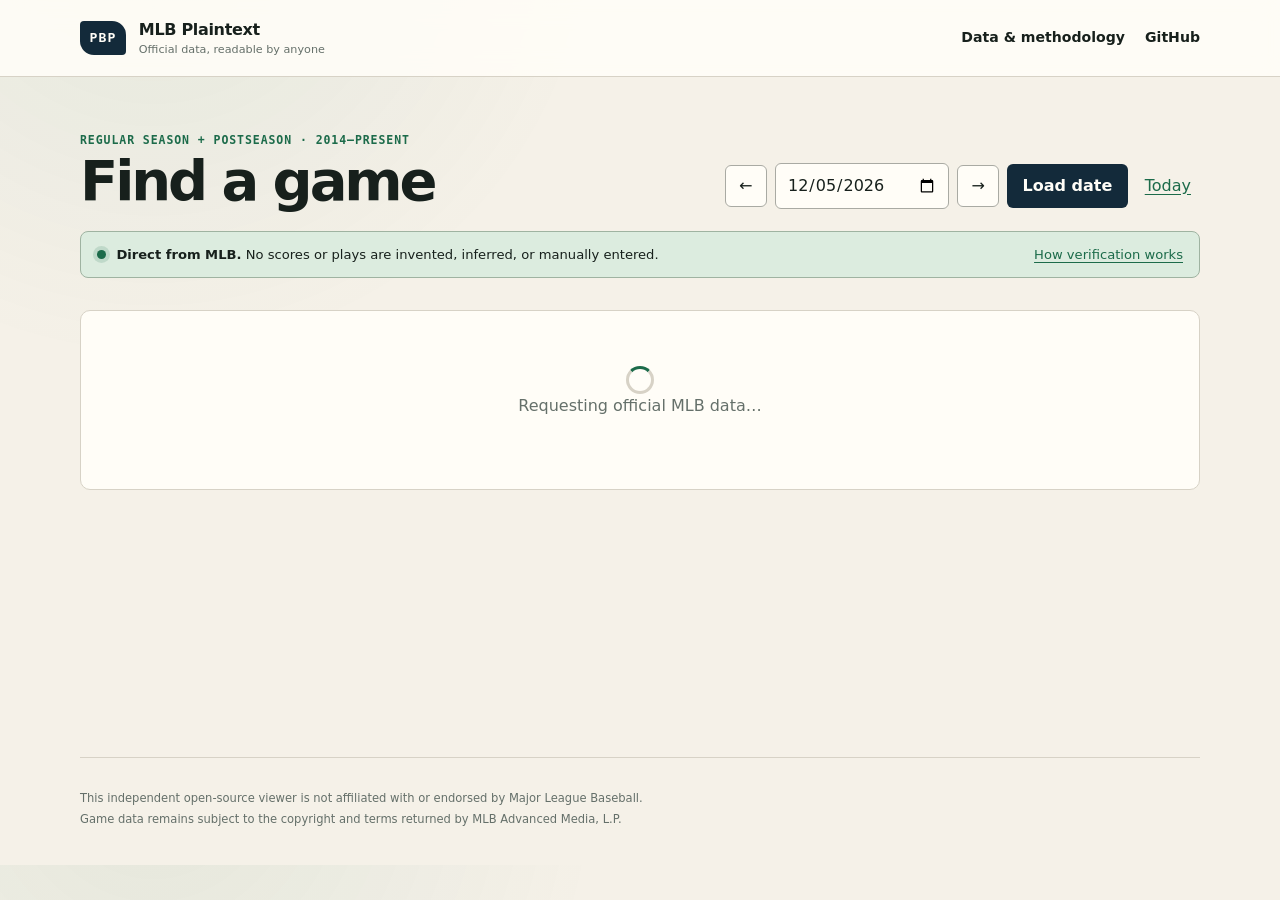
<file: index.html>
<!DOCTYPE html>
<html lang="en">
<head>
  <meta charset="utf-8">
  <meta name="viewport" content="width=device-width, initial-scale=1">
  <meta http-equiv="refresh" content="0; url=./docs/">
  <link rel="canonical" href="./docs/">
  <title>MLB Plaintext Archive</title>
</head>
<body>
  <p><a href="./docs/">Open the MLB Plaintext Archive</a></p>
</body>
</html>
</file>
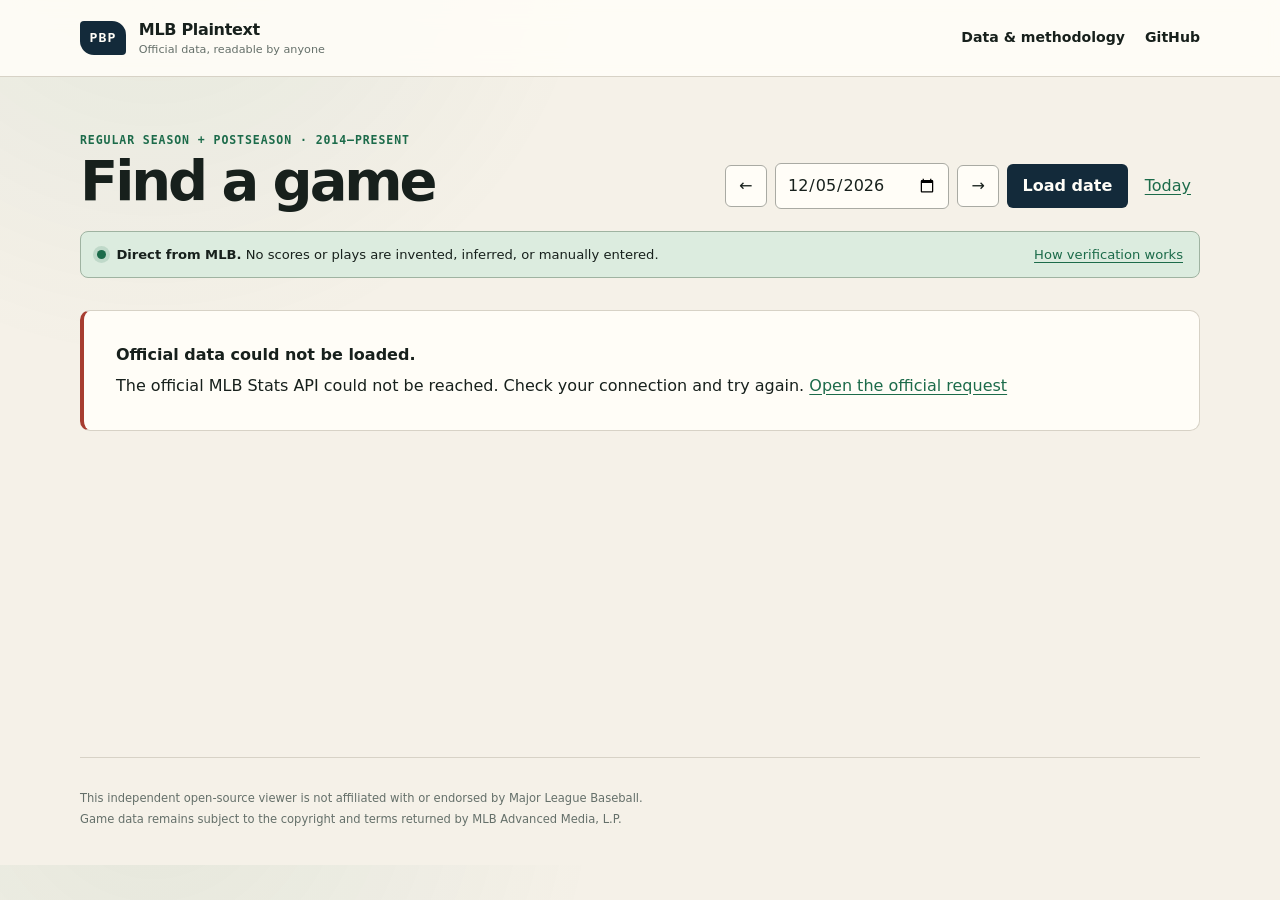
<file: docs/index.html>
<!DOCTYPE html>
<html lang="en">
<head>
  <meta charset="utf-8">
  <meta name="viewport" content="width=device-width, initial-scale=1">
  <meta name="description" content="Searchable, plain-text MLB regular-season and postseason play-by-play from the official MLB Stats API.">
  <meta name="color-scheme" content="light dark">
  <title>MLB Plaintext Archive</title>
  <link rel="stylesheet" href="./css/styles.css">
  <script type="module" src="./js/app.js"></script>
</head>
<body>
  <a class="skip-link" href="#main">Skip to game data</a>
  <header class="site-header">
    <div class="header-inner">
      <a class="brand" href="./" aria-label="MLB Plaintext Archive home">
        <span class="brand-mark" aria-hidden="true">PBP</span>
        <span><strong>MLB Plaintext</strong><small>Official data, readable by anyone</small></span>
      </a>
      <nav aria-label="Primary">
        <a href="./methodology.html">Data &amp; methodology</a>
        <a href="https://github.com/buffedlizard55-lab/MLB-PBP">GitHub</a>
      </nav>
    </div>
  </header>

  <main id="main">
    <section class="date-toolbar" aria-labelledby="date-heading">
      <div>
        <p class="eyebrow">Regular season + postseason · 2014–present</p>
        <h1 id="date-heading">Find a game</h1>
      </div>
      <form id="date-form" class="date-controls">
        <button id="previous-day" class="icon-button" type="button" aria-label="Previous day">←</button>
        <label>
          <span class="sr-only">Game date</span>
          <input id="game-date" name="date" type="date" min="2014-01-01" required>
        </label>
        <button id="next-day" class="icon-button" type="button" aria-label="Next day">→</button>
        <button class="button button-secondary" type="submit">Load date</button>
        <button id="today" class="text-button" type="button">Today</button>
      </form>
    </section>

    <aside class="source-banner" aria-label="Data provenance">
      <span class="verified-dot" aria-hidden="true"></span>
      <span><strong>Direct from MLB.</strong> No scores or plays are invented, inferred, or manually entered.</span>
      <a href="./methodology.html#verification">How verification works</a>
    </aside>

    <section id="notice" class="notice" hidden role="status" aria-live="polite"></section>
    <section id="schedule" aria-live="polite" aria-busy="true"></section>
    <section id="game-detail" hidden aria-live="polite" aria-busy="false"></section>
  </main>

  <footer>
    <p>This independent open-source viewer is not affiliated with or endorsed by Major League Baseball.</p>
    <p>Game data remains subject to the copyright and terms returned by MLB Advanced Media, L.P.</p>
  </footer>

  <template id="loading-template">
    <div class="loading-card">
      <span class="spinner" aria-hidden="true"></span>
      <p>Requesting official MLB data…</p>
    </div>
  </template>
</body>
</html>
</file>
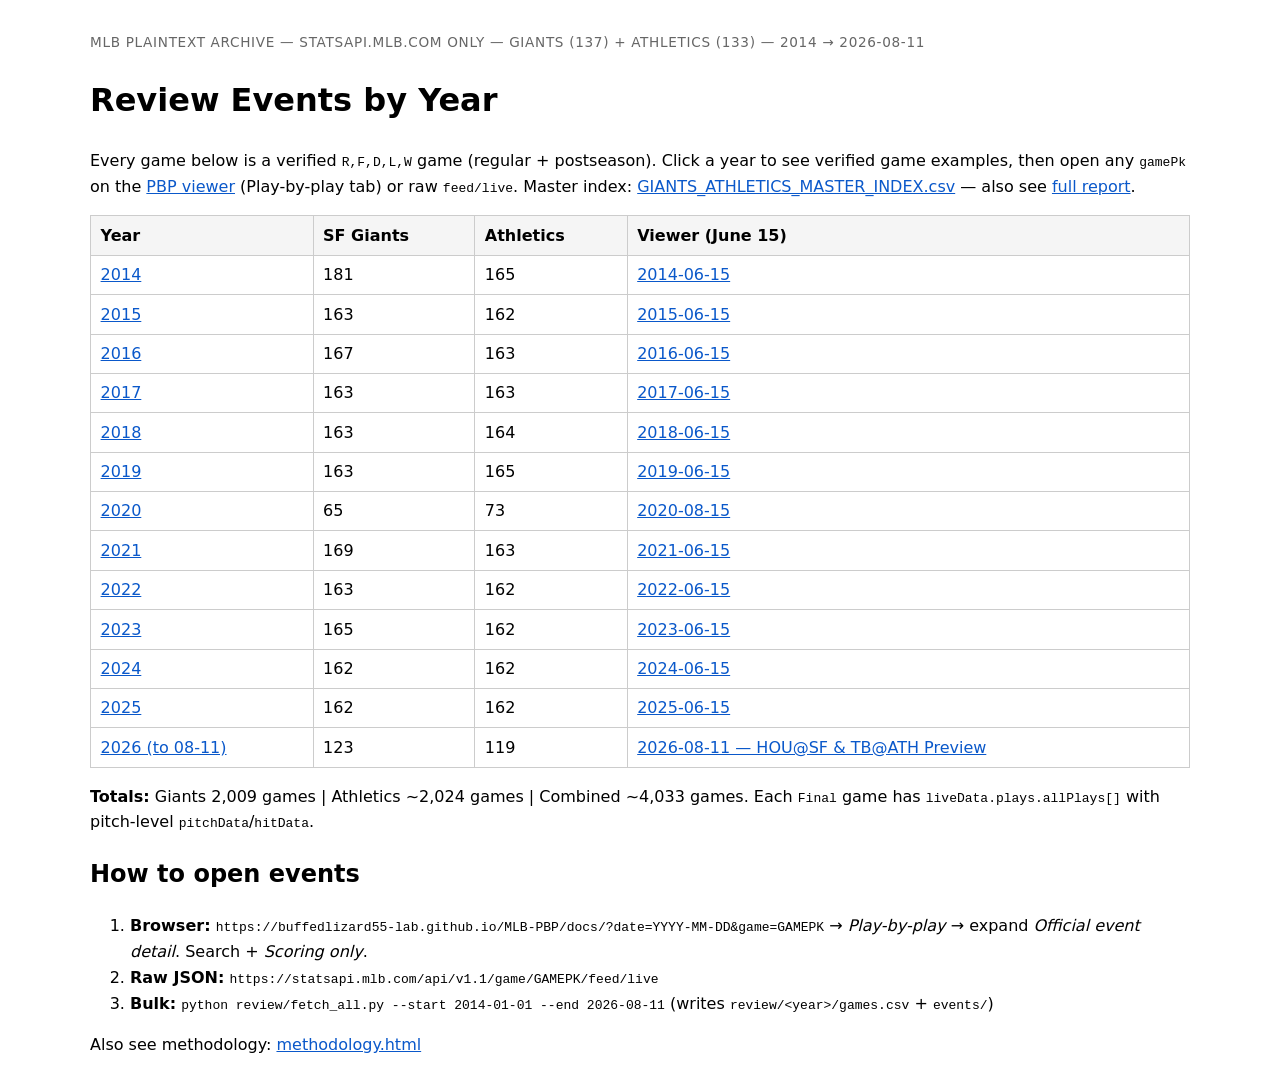
<file: review/index.html>
<!DOCTYPE html>
<html lang="en"><head><meta charset="utf-8"><meta name="viewport" content="width=device-width,initial-scale=1">
<title>Giants & Athletics — By-Year PBP Review 2014-2026</title>
<style>
body{font-family:system-ui, sans-serif; max-width:1100px; margin:2rem auto; padding:0 1rem; line-height:1.6}
table{border-collapse:collapse; width:100%; margin:1rem 0} th,td{border:1px solid #ccc; padding:.4rem .6rem; text-align:left} th{background:#f5f5f5}
a{color:#0a58ca} .eyebrow{color:#666; font-size:.85rem; text-transform:uppercase; letter-spacing:.05em}
.year-grid{display:grid; grid-template-columns:repeat(auto-fill,minmax(180px,1fr)); gap:.8rem; margin:1rem 0}
.year-card{border:1px solid #ddd; border-radius:8px; padding:.8rem; text-decoration:none; color:inherit}
.year-card:hover{border-color:#0a58ca}
</style>
</head><body>
<p class="eyebrow">MLB Plaintext Archive — statsapi.mlb.com only — Giants (137) + Athletics (133) — 2014 → 2026-08-11</p>
<h1>Review Events by Year</h1>
<p>Every game below is a verified <code>R,F,D,L,W</code> game (regular + postseason). Click a year to see verified game examples, then open any <code>gamePk</code> on the <a href="https://buffedlizard55-lab.github.io/MLB-PBP/docs/?date=2026-08-11">PBP viewer</a> (Play-by-play tab) or raw <code>feed/live</code>. Master index: <a href="GIANTS_ATHLETICS_MASTER_INDEX.csv">GIANTS_ATHLETICS_MASTER_INDEX.csv</a> — also see <a href="../GIANTS_ATHLETICS_2014-2026_REVIEW.md">full report</a>.</p>

<table>
<thead><tr><th>Year</th><th>SF Giants</th><th>Athletics</th><th>Viewer (June 15)</th></tr></thead>
<tbody>
<tr><td><a href="2014/">2014</a></td><td>181</td><td>165</td><td><a href="https://buffedlizard55-lab.github.io/MLB-PBP/docs/?date=2014-06-15">2014-06-15</a></td></tr>
<tr><td><a href="2015/">2015</a></td><td>163</td><td>162</td><td><a href="https://buffedlizard55-lab.github.io/MLB-PBP/docs/?date=2015-06-15">2015-06-15</a></td></tr>
<tr><td><a href="2016/">2016</a></td><td>167</td><td>163</td><td><a href="https://buffedlizard55-lab.github.io/MLB-PBP/docs/?date=2016-06-15">2016-06-15</a></td></tr>
<tr><td><a href="2017/">2017</a></td><td>163</td><td>163</td><td><a href="https://buffedlizard55-lab.github.io/MLB-PBP/docs/?date=2017-06-15">2017-06-15</a></td></tr>
<tr><td><a href="2018/">2018</a></td><td>163</td><td>164</td><td><a href="https://buffedlizard55-lab.github.io/MLB-PBP/docs/?date=2018-06-15">2018-06-15</a></td></tr>
<tr><td><a href="2019/">2019</a></td><td>163</td><td>165</td><td><a href="https://buffedlizard55-lab.github.io/MLB-PBP/docs/?date=2019-06-15">2019-06-15</a></td></tr>
<tr><td><a href="2020/">2020</a></td><td>65</td><td>73</td><td><a href="https://buffedlizard55-lab.github.io/MLB-PBP/docs/?date=2020-08-15">2020-08-15</a></td></tr>
<tr><td><a href="2021/">2021</a></td><td>169</td><td>163</td><td><a href="https://buffedlizard55-lab.github.io/MLB-PBP/docs/?date=2021-06-15">2021-06-15</a></td></tr>
<tr><td><a href="2022/">2022</a></td><td>163</td><td>162</td><td><a href="https://buffedlizard55-lab.github.io/MLB-PBP/docs/?date=2022-06-15">2022-06-15</a></td></tr>
<tr><td><a href="2023/">2023</a></td><td>165</td><td>162</td><td><a href="https://buffedlizard55-lab.github.io/MLB-PBP/docs/?date=2023-06-15">2023-06-15</a></td></tr>
<tr><td><a href="2024/">2024</a></td><td>162</td><td>162</td><td><a href="https://buffedlizard55-lab.github.io/MLB-PBP/docs/?date=2024-06-15">2024-06-15</a></td></tr>
<tr><td><a href="2025/">2025</a></td><td>162</td><td>162</td><td><a href="https://buffedlizard55-lab.github.io/MLB-PBP/docs/?date=2025-06-15">2025-06-15</a></td></tr>
<tr><td><a href="2026/">2026 (to 08-11)</a></td><td>123</td><td>119</td><td><a href="https://buffedlizard55-lab.github.io/MLB-PBP/docs/?date=2026-08-11">2026-08-11 — HOU@SF & TB@ATH Preview</a></td></tr>
</tbody>
</table>
<p><strong>Totals:</strong> Giants 2,009 games | Athletics ~2,024 games | Combined ~4,033 games. Each <code>Final</code> game has <code>liveData.plays.allPlays[]</code> with pitch-level <code>pitchData</code>/<code>hitData</code>.</p>
<h2>How to open events</h2>
<ol>
<li><strong>Browser:</strong> <code>https://buffedlizard55-lab.github.io/MLB-PBP/docs/?date=YYYY-MM-DD&game=GAMEPK</code> → <em>Play-by-play</em> → expand <em>Official event detail</em>. Search + <em>Scoring only</em>.</li>
<li><strong>Raw JSON:</strong> <code>https://statsapi.mlb.com/api/v1.1/game/GAMEPK/feed/live</code></li>
<li><strong>Bulk:</strong> <code>python review/fetch_all.py --start 2014-01-01 --end 2026-08-11</code> (writes <code>review/&lt;year&gt;/games.csv</code> + <code>events/</code>)</li>
</ol>
<p>Also see methodology: <a href="https://buffedlizard55-lab.github.io/MLB-PBP/methodology.html">methodology.html</a></p>
</body></html>
</file>
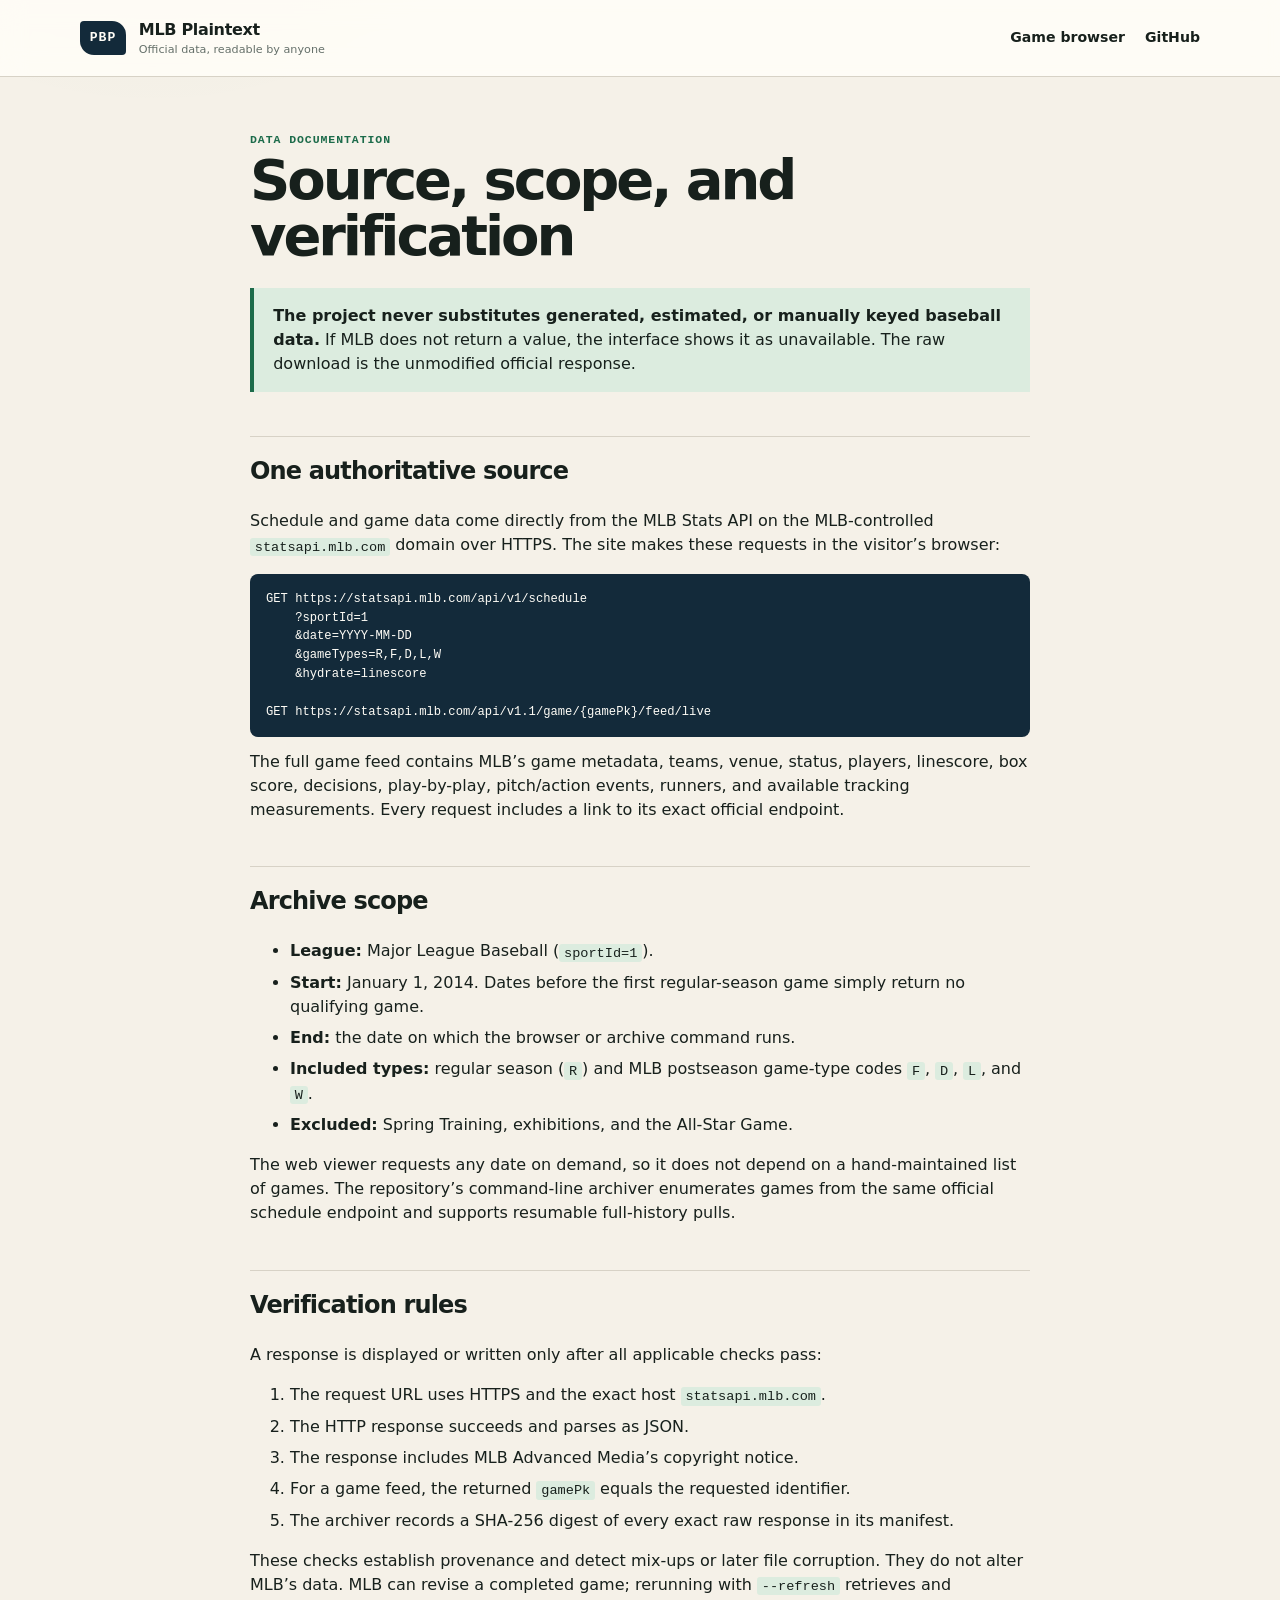
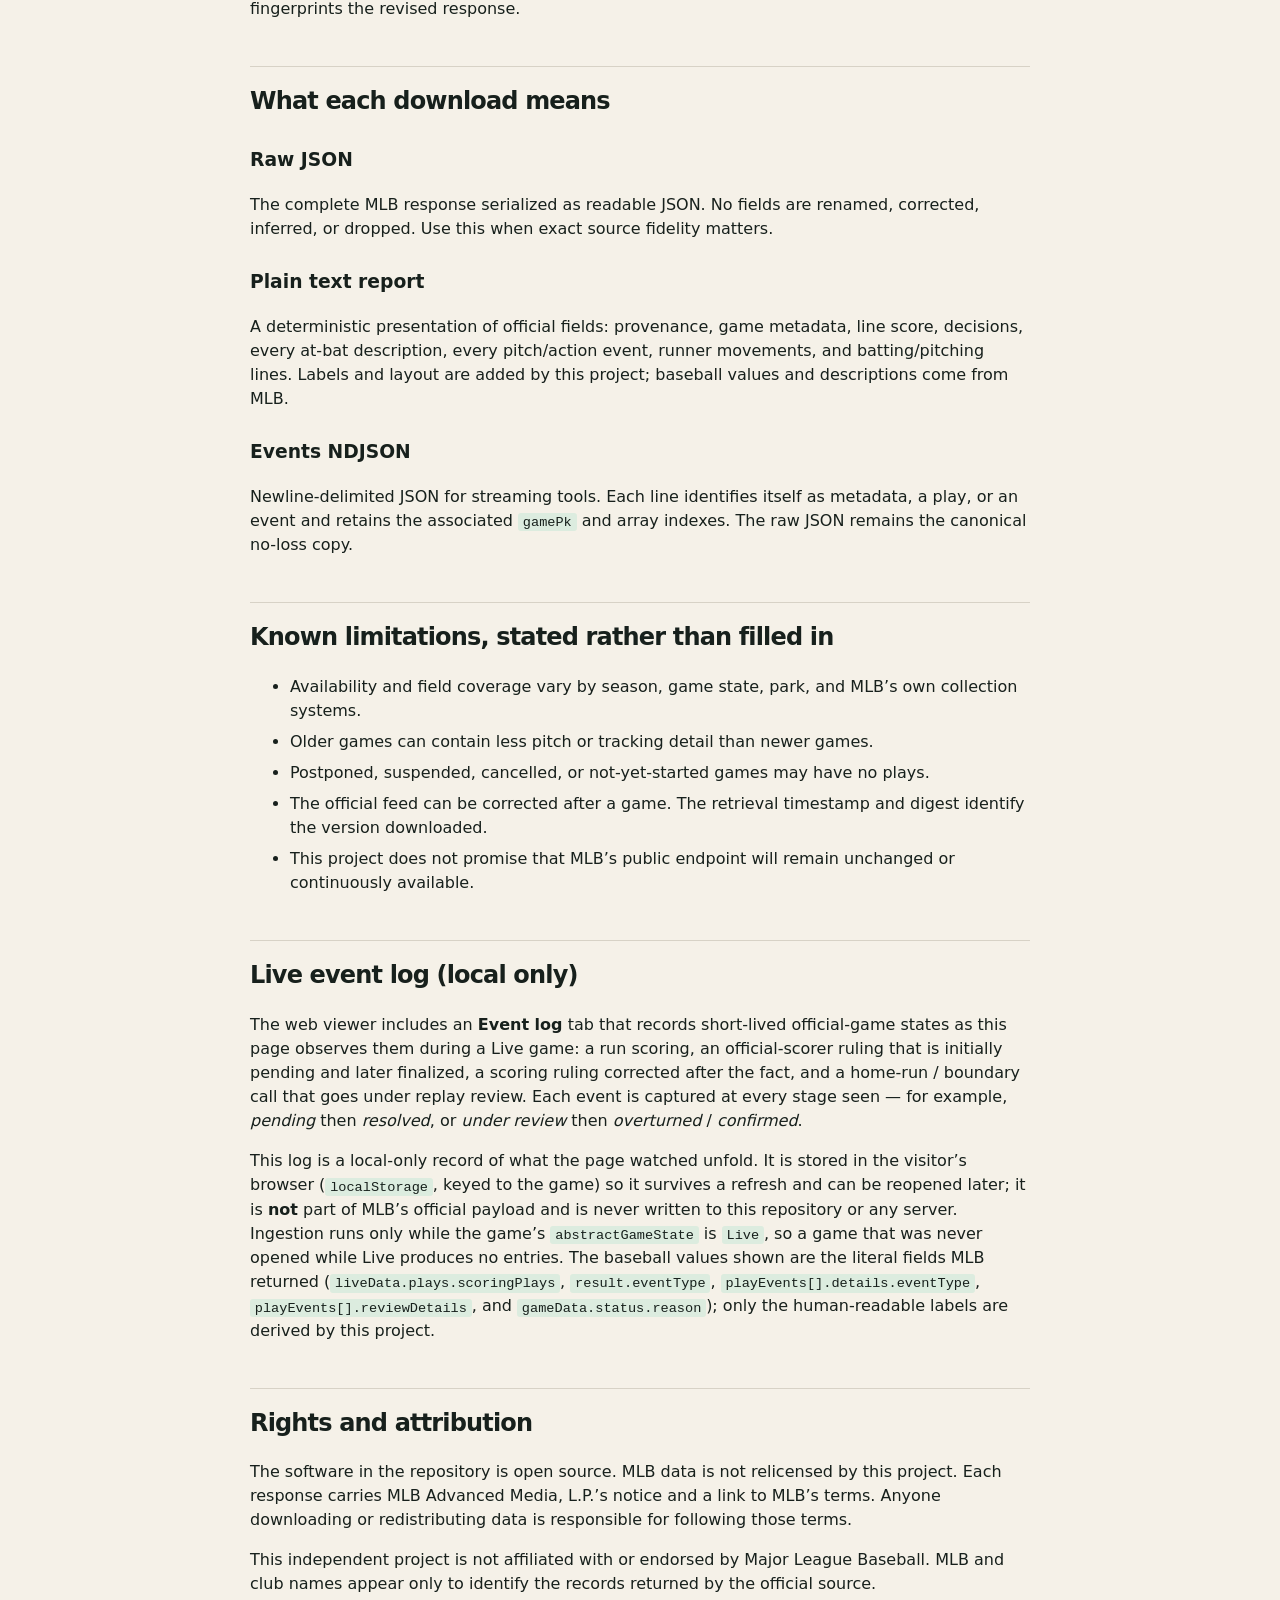
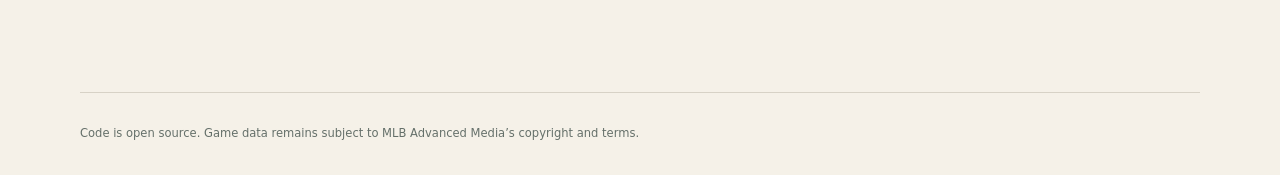
<file: docs/methodology.html>
<!DOCTYPE html>
<html lang="en">
<head>
  <meta charset="utf-8">
  <meta name="viewport" content="width=device-width, initial-scale=1">
  <meta name="color-scheme" content="light dark">
  <meta name="description" content="Data provenance, verification, and archive methodology for MLB Plaintext.">
  <title>Data &amp; methodology · MLB Plaintext Archive</title>
  <link rel="stylesheet" href="./css/styles.css">
</head>
<body>
  <a class="skip-link" href="#main">Skip to content</a>
  <header class="site-header">
    <div class="header-inner">
      <a class="brand" href="./">
        <span class="brand-mark" aria-hidden="true">PBP</span>
        <span><strong>MLB Plaintext</strong><small>Official data, readable by anyone</small></span>
      </a>
      <nav aria-label="Primary"><a href="./">Game browser</a><a href="https://github.com/buffedlizard55-lab/MLB-PBP">GitHub</a></nav>
    </div>
  </header>

  <main id="main" class="prose">
    <p class="eyebrow">Data documentation</p>
    <h1>Source, scope, and verification</h1>
    <p class="callout"><strong>The project never substitutes generated, estimated, or manually keyed baseball data.</strong> If MLB does not return a value, the interface shows it as unavailable. The raw download is the unmodified official response.</p>

    <h2 id="source">One authoritative source</h2>
    <p>Schedule and game data come directly from the MLB Stats API on the MLB-controlled <code>statsapi.mlb.com</code> domain over HTTPS. The site makes these requests in the visitor’s browser:</p>
    <pre>GET https://statsapi.mlb.com/api/v1/schedule
    ?sportId=1
    &amp;date=YYYY-MM-DD
    &amp;gameTypes=R,F,D,L,W
    &amp;hydrate=linescore

GET https://statsapi.mlb.com/api/v1.1/game/{gamePk}/feed/live</pre>
    <p>The full game feed contains MLB’s game metadata, teams, venue, status, players, linescore, box score, decisions, play-by-play, pitch/action events, runners, and available tracking measurements. Every request includes a link to its exact official endpoint.</p>

    <h2 id="scope">Archive scope</h2>
    <ul>
      <li><strong>League:</strong> Major League Baseball (<code>sportId=1</code>).</li>
      <li><strong>Start:</strong> January 1, 2014. Dates before the first regular-season game simply return no qualifying game.</li>
      <li><strong>End:</strong> the date on which the browser or archive command runs.</li>
      <li><strong>Included types:</strong> regular season (<code>R</code>) and MLB postseason game-type codes <code>F</code>, <code>D</code>, <code>L</code>, and <code>W</code>.</li>
      <li><strong>Excluded:</strong> Spring Training, exhibitions, and the All-Star Game.</li>
    </ul>
    <p>The web viewer requests any date on demand, so it does not depend on a hand-maintained list of games. The repository’s command-line archiver enumerates games from the same official schedule endpoint and supports resumable full-history pulls.</p>

    <h2 id="verification">Verification rules</h2>
    <p>A response is displayed or written only after all applicable checks pass:</p>
    <ol>
      <li>The request URL uses HTTPS and the exact host <code>statsapi.mlb.com</code>.</li>
      <li>The HTTP response succeeds and parses as JSON.</li>
      <li>The response includes MLB Advanced Media’s copyright notice.</li>
      <li>For a game feed, the returned <code>gamePk</code> equals the requested identifier.</li>
      <li>The archiver records a SHA-256 digest of every exact raw response in its manifest.</li>
    </ol>
    <p>These checks establish provenance and detect mix-ups or later file corruption. They do not alter MLB’s data. MLB can revise a completed game; rerunning with <code>--refresh</code> retrieves and fingerprints the revised response.</p>

    <h2 id="formats">What each download means</h2>
    <h3>Raw JSON</h3>
    <p>The complete MLB response serialized as readable JSON. No fields are renamed, corrected, inferred, or dropped. Use this when exact source fidelity matters.</p>
    <h3>Plain text report</h3>
    <p>A deterministic presentation of official fields: provenance, game metadata, line score, decisions, every at-bat description, every pitch/action event, runner movements, and batting/pitching lines. Labels and layout are added by this project; baseball values and descriptions come from MLB.</p>
    <h3>Events NDJSON</h3>
    <p>Newline-delimited JSON for streaming tools. Each line identifies itself as metadata, a play, or an event and retains the associated <code>gamePk</code> and array indexes. The raw JSON remains the canonical no-loss copy.</p>

    <h2 id="limitations">Known limitations, stated rather than filled in</h2>
    <ul>
      <li>Availability and field coverage vary by season, game state, park, and MLB’s own collection systems.</li>
      <li>Older games can contain less pitch or tracking detail than newer games.</li>
      <li>Postponed, suspended, cancelled, or not-yet-started games may have no plays.</li>
      <li>The official feed can be corrected after a game. The retrieval timestamp and digest identify the version downloaded.</li>
      <li>This project does not promise that MLB’s public endpoint will remain unchanged or continuously available.</li>
    </ul>

    <h2 id="event-log">Live event log (local only)</h2>
    <p>The web viewer includes an <strong>Event log</strong> tab that records short-lived official-game states as this page observes them during a Live game: a run scoring, an official-scorer ruling that is initially pending and later finalized, a scoring ruling corrected after the fact, and a home-run / boundary call that goes under replay review. Each event is captured at every stage seen — for example, <em>pending</em> then <em>resolved</em>, or <em>under review</em> then <em>overturned</em> / <em>confirmed</em>.</p>
    <p>This log is a local-only record of what the page watched unfold. It is stored in the visitor’s browser (<code>localStorage</code>, keyed to the game) so it survives a refresh and can be reopened later; it is <strong>not</strong> part of MLB’s official payload and is never written to this repository or any server. Ingestion runs only while the game’s <code>abstractGameState</code> is <code>Live</code>, so a game that was never opened while Live produces no entries. The baseball values shown are the literal fields MLB returned (<code>liveData.plays.scoringPlays</code>, <code>result.eventType</code>, <code>playEvents[].details.eventType</code>, <code>playEvents[].reviewDetails</code>, and <code>gameData.status.reason</code>); only the human-readable labels are derived by this project.</p>

    <h2 id="rights">Rights and attribution</h2>
    <p>The software in the repository is open source. MLB data is not relicensed by this project. Each response carries MLB Advanced Media, L.P.’s notice and a link to MLB’s terms. Anyone downloading or redistributing data is responsible for following those terms.</p>
    <p>This independent project is not affiliated with or endorsed by Major League Baseball. MLB and club names appear only to identify the records returned by the official source.</p>
  </main>

  <footer><p>Code is open source. Game data remains subject to MLB Advanced Media’s copyright and terms.</p></footer>
</body>
</html>
</file>
<file: docs/css/styles.css>
:root {
  --paper: #f5f1e8;
  --paper-raised: #fffdf7;
  --ink: #17201c;
  --muted: #65706a;
  --line: #d7d2c6;
  --line-strong: #a9aaa3;
  --navy: #132a3a;
  --green: #1c6b4a;
  --green-pale: #dcecdf;
  --red: #a73d30;
  --yellow: #f0bd4c;
  --shadow: 0 12px 32px rgb(19 42 58 / 8%);
  --sans: Inter, ui-sans-serif, system-ui, -apple-system, BlinkMacSystemFont, "Segoe UI", sans-serif;
  --mono: "DM Mono", "SFMono-Regular", Consolas, monospace;
}

@media (prefers-color-scheme: dark) {
  :root {
    --paper: #101512;
    --paper-raised: #18201c;
    --ink: #f3f0e7;
    --muted: #a8b0aa;
    --line: #303a34;
    --line-strong: #536057;
    --navy: #d9e9f2;
    --green: #62bd8e;
    --green-pale: #173728;
    --red: #ef8b7d;
    --yellow: #e6b94e;
    --shadow: 0 12px 32px rgb(0 0 0 / 18%);
  }
}

* { box-sizing: border-box; }
html { scroll-behavior: smooth; }
body {
  margin: 0;
  background:
    radial-gradient(circle at 12% -10%, rgb(28 107 74 / 8%), transparent 28rem),
    var(--paper);
  color: var(--ink);
  font-family: var(--sans);
  line-height: 1.5;
}
button, input { font: inherit; }
a { color: var(--green); text-underline-offset: 3px; }
a:hover { text-decoration-thickness: 2px; }
button:focus-visible, input:focus-visible, a:focus-visible, summary:focus-visible {
  outline: 3px solid var(--yellow);
  outline-offset: 3px;
}

.skip-link {
  position: fixed;
  z-index: 100;
  top: .75rem;
  left: .75rem;
  padding: .65rem 1rem;
  background: var(--ink);
  color: var(--paper);
  transform: translateY(-180%);
}
.skip-link:focus { transform: none; }
.sr-only {
  position: absolute;
  width: 1px;
  height: 1px;
  padding: 0;
  margin: -1px;
  overflow: hidden;
  clip: rect(0, 0, 0, 0);
  white-space: nowrap;
  border: 0;
}

.site-header {
  border-bottom: 1px solid var(--line);
  background: color-mix(in srgb, var(--paper-raised) 88%, transparent);
  backdrop-filter: blur(12px);
}
.header-inner, main, footer {
  width: min(1120px, calc(100% - 2rem));
  margin-inline: auto;
}
.header-inner {
  min-height: 76px;
  display: flex;
  align-items: center;
  justify-content: space-between;
  gap: 2rem;
}
.brand {
  display: inline-flex;
  align-items: center;
  gap: .8rem;
  color: var(--ink);
  text-decoration: none;
  letter-spacing: -.02em;
}
.brand-mark {
  display: grid;
  place-items: center;
  width: 46px;
  height: 34px;
  background: var(--navy);
  color: var(--paper-raised);
  border-radius: 4px 14px 4px 14px;
  font: 700 .82rem var(--mono);
  letter-spacing: .08em;
}
.brand strong, .brand small { display: block; }
.brand small { color: var(--muted); font-size: .7rem; letter-spacing: 0; }
nav { display: flex; gap: 1.25rem; font-size: .88rem; font-weight: 600; }
nav a { color: var(--ink); text-decoration: none; }
nav a:hover { color: var(--green); }

main { min-height: calc(100vh - 220px); padding-block: 3.5rem 5rem; }
.date-toolbar {
  display: flex;
  justify-content: space-between;
  align-items: end;
  gap: 2rem;
  margin-bottom: 1.4rem;
}
.eyebrow {
  margin: 0 0 .35rem;
  color: var(--green);
  font: 600 .72rem var(--mono);
  letter-spacing: .08em;
  text-transform: uppercase;
}
h1, h2, h3, p { margin-top: 0; }
h1 { margin-bottom: 0; font-size: clamp(2rem, 5vw, 3.5rem); line-height: 1; letter-spacing: -.055em; }
h2 { letter-spacing: -.035em; }
.date-controls { display: flex; align-items: center; gap: .5rem; flex-wrap: wrap; }
input[type="date"], input[type="search"] {
  min-height: 42px;
  border: 1px solid var(--line-strong);
  border-radius: 6px;
  background: var(--paper-raised);
  color: var(--ink);
  padding: .55rem .7rem;
}
.button, .icon-button, .text-button {
  min-height: 42px;
  border: 1px solid transparent;
  border-radius: 6px;
  cursor: pointer;
}
.button { padding: .55rem .9rem; font-weight: 700; }
.button-primary { background: var(--green); color: #fff; }
.button-secondary { background: var(--navy); color: var(--paper-raised); }
.icon-button { width: 42px; background: var(--paper-raised); color: var(--ink); border-color: var(--line-strong); }
.text-button { padding: .45rem .5rem; background: transparent; color: var(--green); text-decoration: underline; text-underline-offset: 3px; }
.button:hover, .icon-button:hover { filter: brightness(.93); transform: translateY(-1px); }

.source-banner {
  display: flex;
  align-items: center;
  gap: .65rem;
  padding: .8rem 1rem;
  margin-bottom: 2rem;
  border: 1px solid color-mix(in srgb, var(--green) 30%, var(--line));
  background: var(--green-pale);
  border-radius: 8px;
  font-size: .82rem;
}
.source-banner a { margin-left: auto; white-space: nowrap; }
.verified-dot { width: 9px; height: 9px; flex: none; border-radius: 50%; background: var(--green); box-shadow: 0 0 0 4px color-mix(in srgb, var(--green) 15%, transparent); }

.notice, .empty-state, .loading-card {
  padding: 2rem;
  background: var(--paper-raised);
  border: 1px solid var(--line);
  border-radius: 10px;
}
.notice { margin-bottom: 1rem; border-left: 4px solid var(--red); }
.notice strong { display: block; margin-bottom: .4rem; }
.loading-card { min-height: 180px; display: grid; place-content: center; justify-items: center; color: var(--muted); }
.spinner { width: 28px; height: 28px; border: 3px solid var(--line); border-top-color: var(--green); border-radius: 50%; animation: spin .8s linear infinite; }
@keyframes spin { to { transform: rotate(360deg); } }

.schedule-heading { display: flex; align-items: baseline; justify-content: space-between; gap: 1rem; margin-bottom: 1rem; }
.schedule-heading h2 { margin: 0; font-size: 1.15rem; }
.schedule-heading span { color: var(--muted); font: .75rem var(--mono); }
.game-grid { display: grid; grid-template-columns: repeat(3, 1fr); gap: .8rem; }
.game-card {
  display: block;
  padding: 1rem;
  border: 1px solid var(--line);
  border-radius: 9px;
  background: var(--paper-raised);
  color: var(--ink);
  box-shadow: 0 1px 0 rgb(0 0 0 / 3%);
  text-decoration: none;
  transition: transform .15s ease, border-color .15s ease, box-shadow .15s ease;
}
.game-card:hover { transform: translateY(-2px); border-color: var(--green); box-shadow: var(--shadow); }
.game-card.selected { border: 2px solid var(--green); padding: calc(1rem - 1px); }
.game-status { display: flex; justify-content: space-between; gap: .75rem; margin-bottom: .65rem; color: var(--muted); font: .66rem var(--mono); text-transform: uppercase; letter-spacing: .05em; }
.game-status .live { color: var(--red); font-weight: 700; }
.team-row { display: grid; grid-template-columns: minmax(0, 1fr) auto; gap: 1rem; align-items: center; padding: .28rem 0; font-weight: 700; }
.team-row small { color: var(--muted); font-weight: 400; }
.team-score { font: 500 1.2rem var(--mono); }
.game-meta { margin-top: .65rem; padding-top: .65rem; border-top: 1px solid var(--line); color: var(--muted); font-size: .73rem; }

#game-detail { margin-top: 3rem; scroll-margin-top: 1rem; }
.game-hero {
  position: relative;
  overflow: hidden;
  padding: clamp(1.25rem, 4vw, 2.25rem);
  background: var(--navy);
  color: var(--paper-raised);
  border-radius: 12px 12px 0 0;
}
.game-hero::after {
  content: "";
  position: absolute;
  width: 220px;
  height: 220px;
  right: -80px;
  top: -110px;
  border: 30px solid rgb(255 255 255 / 5%);
  border-radius: 50%;
}
.game-hero-top { display: flex; justify-content: space-between; gap: 2rem; color: color-mix(in srgb, var(--paper-raised) 70%, transparent); font: .72rem var(--mono); }
.matchup { position: relative; z-index: 1; display: grid; grid-template-columns: 1fr auto 1fr; gap: 2rem; align-items: center; margin: 2rem 0 1rem; }
.matchup-team:last-child { text-align: right; }
.team-abbr { display: block; margin-bottom: .35rem; color: var(--yellow); font: 600 .8rem var(--mono); letter-spacing: .12em; }
.team-name { display: block; font-size: clamp(1.25rem, 3.3vw, 2.25rem); line-height: 1.05; letter-spacing: -.045em; }
.team-record { color: color-mix(in srgb, var(--paper-raised) 66%, transparent); font-size: .78rem; }
.final-score { white-space: nowrap; font: 500 clamp(2rem, 6vw, 4.25rem) var(--mono); letter-spacing: -.08em; }
.game-facts { display: flex; flex-wrap: wrap; gap: .6rem 1.3rem; color: color-mix(in srgb, var(--paper-raised) 72%, transparent); font-size: .75rem; }

.detail-shell { border: 1px solid var(--line); border-top: 0; background: var(--paper-raised); border-radius: 0 0 12px 12px; }
.tab-bar { position: sticky; top: 0; z-index: 5; display: flex; overflow-x: auto; border-bottom: 1px solid var(--line); background: var(--paper-raised); }
.tab-button { flex: none; padding: .9rem 1.1rem; border: 0; border-bottom: 3px solid transparent; background: transparent; color: var(--muted); cursor: pointer; font-size: .82rem; font-weight: 700; }
.tab-button[aria-selected="true"] { color: var(--green); border-bottom-color: var(--green); }
.tab-panel { padding: clamp(1rem, 3vw, 2rem); }
.tab-panel[hidden] { display: none; }
.section-title { display: flex; align-items: center; justify-content: space-between; gap: 1rem; margin-bottom: 1rem; }
.section-title h2 { margin: 0; font-size: 1.35rem; }

.table-scroll { overflow-x: auto; border: 1px solid var(--line); border-radius: 7px; }
table { width: 100%; border-collapse: collapse; font: .76rem var(--mono); font-variant-numeric: tabular-nums; }
th, td { padding: .68rem .7rem; border-bottom: 1px solid var(--line); text-align: right; white-space: nowrap; }
th { background: color-mix(in srgb, var(--paper) 72%, var(--paper-raised)); color: var(--muted); font-size: .66rem; letter-spacing: .06em; text-transform: uppercase; }
th:first-child, td:first-child { position: sticky; left: 0; text-align: left; background: var(--paper-raised); }
thead th:first-child { background: color-mix(in srgb, var(--paper) 72%, var(--paper-raised)); }
tbody tr:last-child td { border-bottom: 0; }
.team-total td { font-weight: 700; border-top: 2px solid var(--line-strong); }
.decision-row { display: flex; flex-wrap: wrap; gap: 1rem 2rem; margin: 1rem 0 0; font-size: .82rem; }
.decision-row strong { font-family: var(--mono); color: var(--green); }

.play-tools { display: flex; gap: .6rem; flex-wrap: wrap; margin-bottom: 1.2rem; }
.play-tools input { flex: 1 1 240px; }
.filter-button { background: var(--paper); border: 1px solid var(--line-strong); color: var(--ink); }
.filter-button[aria-pressed="true"] { background: var(--green-pale); border-color: var(--green); color: var(--green); }
.inning { border-top: 2px solid var(--ink); margin-top: 1.8rem; }
.inning-heading { display: flex; justify-content: space-between; align-items: baseline; padding: .7rem 0; }
.inning-heading h3 { margin: 0; font-size: .9rem; text-transform: uppercase; letter-spacing: .06em; }
.inning-heading span { color: var(--muted); font: .72rem var(--mono); }
.play { display: grid; grid-template-columns: 62px minmax(0, 1fr) 76px; gap: .8rem; padding: 1rem 0; border-top: 1px solid var(--line); }
.play-marker, .play-score { font: .68rem var(--mono); color: var(--muted); }
.play-score { text-align: right; color: var(--ink); }
.play-description { margin: 0; font-size: .9rem; }
.play-description.scoring { font-weight: 700; }
.play-subline { display: flex; flex-wrap: wrap; gap: .35rem .8rem; margin-top: .4rem; color: var(--muted); font: .66rem var(--mono); }
.pitch-sequence { letter-spacing: .1em; }
.play details { margin-top: .6rem; }
.play summary { cursor: pointer; color: var(--green); font-size: .72rem; }
.event-list { margin: .6rem 0 0; padding: 0; list-style: none; border-left: 2px solid var(--line); }
.event-list li { padding: .3rem 0 .3rem .7rem; color: var(--muted); font: .67rem/1.5 var(--mono); }
.no-results { padding: 2rem 0; text-align: center; color: var(--muted); }

.box-team { margin-bottom: 2.3rem; }
.box-team h3 { margin-bottom: .65rem; }
.box-team h4 { margin: 1rem 0 .5rem; color: var(--muted); font: 600 .7rem var(--mono); letter-spacing: .08em; text-transform: uppercase; }
.download-grid { display: grid; grid-template-columns: repeat(3, 1fr); gap: .8rem; }
.download-card { padding: 1.15rem; border: 1px solid var(--line); border-radius: 8px; background: var(--paper); }
.download-card h3 { margin-bottom: .3rem; font-size: .95rem; }
.download-card p { min-height: 3.2em; color: var(--muted); font-size: .76rem; }
.download-card button { width: 100%; }
.source-details { margin-top: 1.5rem; padding: 1rem; border: 1px solid var(--line); border-radius: 7px; font: .68rem/1.65 var(--mono); overflow-wrap: anywhere; }
.source-details dt { color: var(--muted); }
.source-details dd { margin: 0 0 .45rem; }

.log-intro { margin-bottom: 1.2rem; }
.log-intro-row { display: flex; align-items: center; justify-content: space-between; gap: 1rem; }
.log-intro h3 { margin: 0; font-size: 1.2rem; }
.log-note { color: var(--muted); font-size: .78rem; margin: .35rem 0 0; }
.log-list { display: grid; gap: .8rem; }
.log-entry { padding: 1rem 1.1rem; border: 1px solid var(--line); border-radius: 9px; background: var(--paper); }
.log-entry[data-category="boundary"] { border-left: 4px solid var(--navy); }
.log-entry[data-category="pending"] { border-left: 4px solid var(--yellow); }
.log-entry[data-category="ruling"] { border-left: 4px solid var(--green); }
.log-entry[data-category="score"] { border-left: 4px solid var(--red); }
.log-entry-head { display: flex; align-items: center; gap: .6rem; flex-wrap: wrap; }
.log-title { margin: 0; font-size: .95rem; }
.log-chip {
  font: 600 .66rem var(--mono);
  letter-spacing: .05em;
  text-transform: uppercase;
  padding: .2rem .5rem;
  border-radius: 999px;
  border: 1px solid var(--line-strong);
  color: var(--muted);
  white-space: nowrap;
}
.log-chip-score { background: color-mix(in srgb, var(--red) 14%, var(--paper-raised)); color: var(--red); border-color: color-mix(in srgb, var(--red) 35%, var(--line)); }
.log-chip-ruling { background: color-mix(in srgb, var(--green) 14%, var(--paper-raised)); color: var(--green); border-color: color-mix(in srgb, var(--green) 35%, var(--line)); }
.log-chip-pending { background: color-mix(in srgb, var(--yellow) 22%, var(--paper-raised)); color: color-mix(in srgb, var(--yellow) 70%, var(--ink)); border-color: color-mix(in srgb, var(--yellow) 50%, var(--line)); }
.log-chip-boundary { background: color-mix(in srgb, var(--navy) 14%, var(--paper-raised)); color: var(--navy); border-color: color-mix(in srgb, var(--navy) 35%, var(--line)); }
.log-meta { margin: .5rem 0 0; color: var(--muted); font: .72rem var(--mono); }
.log-timeline { list-style: none; margin: .7rem 0 0; padding: 0; display: grid; gap: .35rem; }
.log-stage { display: grid; grid-template-columns: auto auto 1fr; gap: .3rem .7rem; align-items: baseline; }
.log-stage-label { font-weight: 700; color: var(--green); }
.log-stage-time { color: var(--muted); font: .68rem var(--mono); white-space: nowrap; }
.log-stage-detail { color: var(--ink); font-size: .76rem; grid-column: 1 / -1; }

footer { padding-block: 2rem; border-top: 1px solid var(--line); color: var(--muted); font-size: .72rem; }
footer p { margin-bottom: .25rem; }

.prose { max-width: 780px; }
.prose h1 { margin-bottom: 1.5rem; }
.prose h2 { margin-top: 2.8rem; padding-top: 1rem; border-top: 1px solid var(--line); }
.prose h3 { margin-top: 1.7rem; }
.prose code { padding: .1rem .3rem; background: var(--green-pale); border-radius: 3px; font-family: var(--mono); font-size: .85em; }
.prose pre { overflow-x: auto; padding: 1rem; background: var(--navy); color: var(--paper-raised); border-radius: 8px; font: .76rem/1.55 var(--mono); }
.prose li { margin-bottom: .45rem; }
.callout { padding: 1rem 1.2rem; border-left: 4px solid var(--green); background: var(--green-pale); }

@media (max-width: 820px) {
  .game-grid { grid-template-columns: repeat(2, 1fr); }
  .date-toolbar { align-items: start; flex-direction: column; }
  .matchup { gap: 1rem; }
  .download-grid { grid-template-columns: 1fr; }
}
@media (max-width: 560px) {
  .header-inner { align-items: flex-start; padding-block: 1rem; }
  .brand small { display: none; }
  nav { flex-direction: column; gap: .2rem; align-items: end; }
  main { padding-top: 2rem; }
  .date-controls { display: grid; width: 100%; grid-template-columns: 42px 1fr 42px; }
  .date-controls input { width: 100%; }
  .date-controls .button { grid-column: span 2; }
  .game-grid { grid-template-columns: 1fr; }
  .source-banner { align-items: flex-start; flex-wrap: wrap; }
  .source-banner a { margin-left: 1.65rem; }
  .matchup { grid-template-columns: 1fr auto; }
  .matchup-team:last-child { grid-column: 1; grid-row: 2; text-align: left; }
  .final-score { grid-column: 2; grid-row: 1 / span 2; }
  .game-hero-top { flex-direction: column; gap: .25rem; }
  .play { grid-template-columns: 48px minmax(0, 1fr); }
  .play-score { grid-column: 2; text-align: left; }
}

@media print {
  .site-header, .date-toolbar, .source-banner, #schedule, .tab-bar, footer, .play-tools, .download-grid { display: none !important; }
  body, .detail-shell, .game-hero { background: white; color: black; }
  main { width: 100%; padding: 0; }
  #game-detail { margin: 0; }
  .tab-panel { display: block !important; padding: 1rem 0; }
  .play { break-inside: avoid; }
}
</file>
